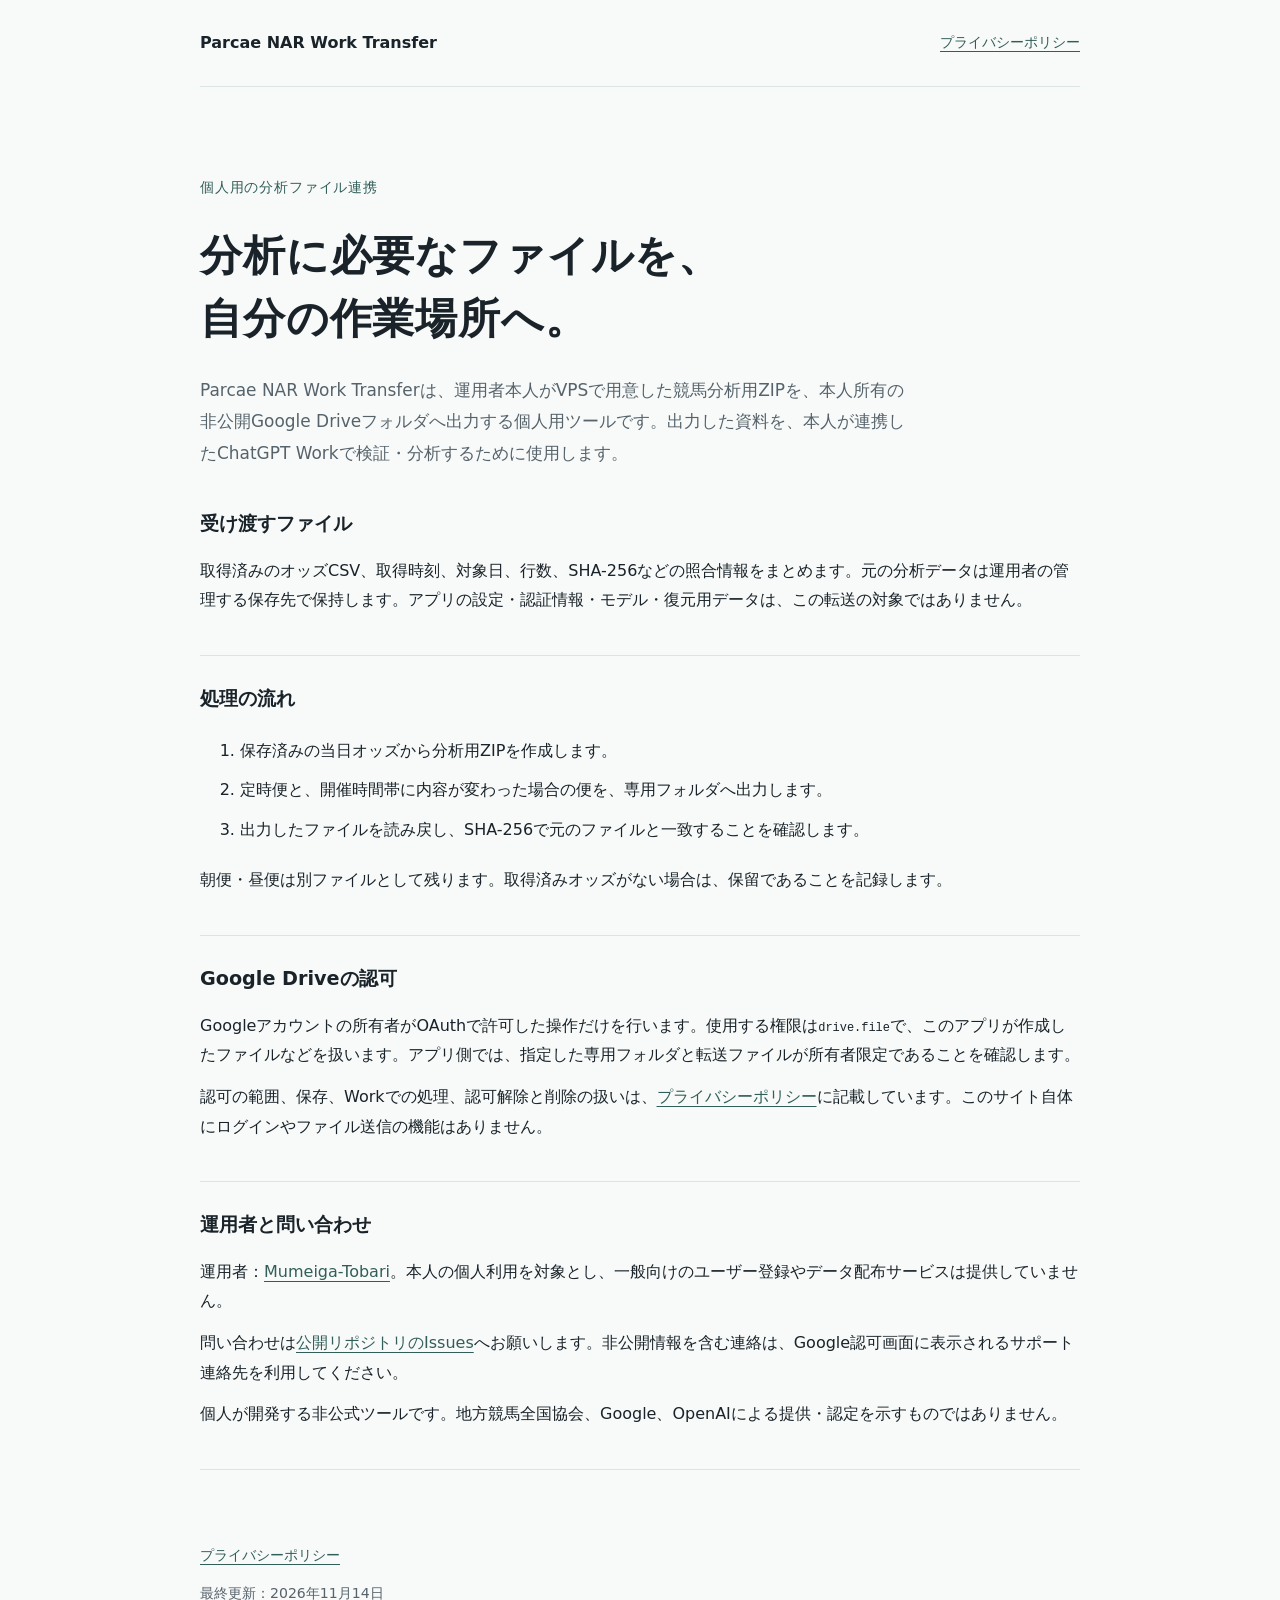
<file: index.html>
<!doctype html>
<html lang="ja">
<head>
  <meta charset="utf-8">
  <meta name="viewport" content="width=device-width,initial-scale=1">
  <meta name="description" content="Parcae NAR Work Transferは、運用者本人の分析用ファイルを非公開のGoogle Driveへ出力する個人用のファイル連携ツールです。">
  <title>Parcae NAR Work Transfer</title>
  <link rel="stylesheet" href="style.css">
</head>
<body>
  <header><a class="brand" href="index.html">Parcae NAR Work Transfer</a><nav aria-label="ページ"><a href="privacy.html">プライバシーポリシー</a></nav></header>
  <main>
    <p class="eyebrow">個人用の分析ファイル連携</p>
    <h1>分析に必要なファイルを、<br>自分の作業場所へ。</h1>
    <p class="lead">Parcae NAR Work Transferは、運用者本人がVPSで用意した競馬分析用ZIPを、本人所有の非公開Google Driveフォルダへ出力する個人用ツールです。出力した資料を、本人が連携したChatGPT Workで検証・分析するために使用します。</p>
    <section><h2>受け渡すファイル</h2><p>取得済みのオッズCSV、取得時刻、対象日、行数、SHA-256などの照合情報をまとめます。元の分析データは運用者の管理する保存先で保持します。アプリの設定・認証情報・モデル・復元用データは、この転送の対象ではありません。</p></section>
    <section><h2>処理の流れ</h2><ol><li>保存済みの当日オッズから分析用ZIPを作成します。</li><li>定時便と、開催時間帯に内容が変わった場合の便を、専用フォルダへ出力します。</li><li>出力したファイルを読み戻し、SHA-256で元のファイルと一致することを確認します。</li></ol><p>朝便・昼便は別ファイルとして残ります。取得済みオッズがない場合は、保留であることを記録します。</p></section>
    <section><h2>Google Driveの認可</h2><p>Googleアカウントの所有者がOAuthで許可した操作だけを行います。使用する権限は<code>drive.file</code>で、このアプリが作成したファイルなどを扱います。アプリ側では、指定した専用フォルダと転送ファイルが所有者限定であることを確認します。</p><p>認可の範囲、保存、Workでの処理、認可解除と削除の扱いは、<a href="privacy.html">プライバシーポリシー</a>に記載しています。このサイト自体にログインやファイル送信の機能はありません。</p></section>
    <section><h2>運用者と問い合わせ</h2><p>運用者：<a href="https://github.com/Mumeiga-Tobari">Mumeiga-Tobari</a>。本人の個人利用を対象とし、一般向けのユーザー登録やデータ配布サービスは提供していません。</p><p>問い合わせは<a href="https://github.com/Mumeiga-Tobari/Mumeiga-Tobari.github.io/issues">公開リポジトリのIssues</a>へお願いします。非公開情報を含む連絡は、Google認可画面に表示されるサポート連絡先を利用してください。</p><p>個人が開発する非公式ツールです。地方競馬全国協会、Google、OpenAIによる提供・認定を示すものではありません。</p></section>
  </main>
  <footer><a href="privacy.html">プライバシーポリシー</a><p>最終更新：2026年11月14日</p></footer>
</body>
</html>
</file>
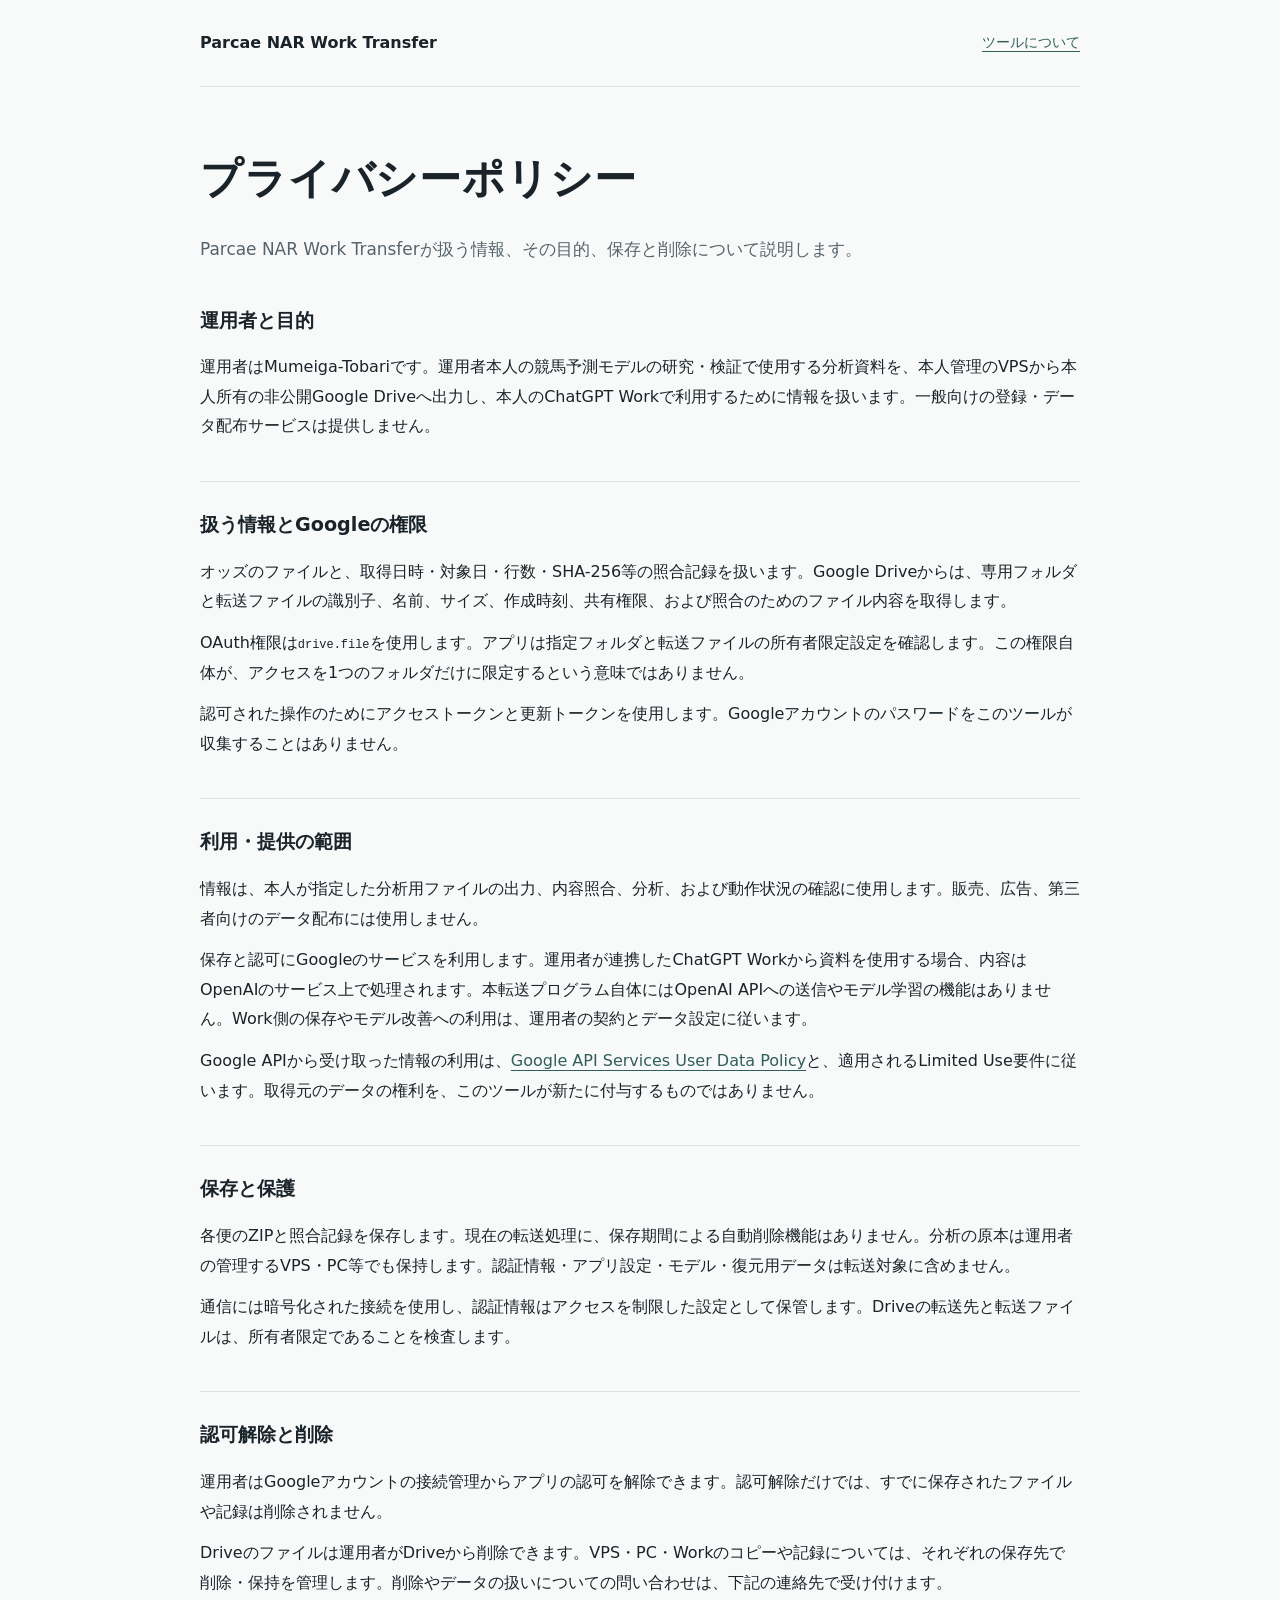
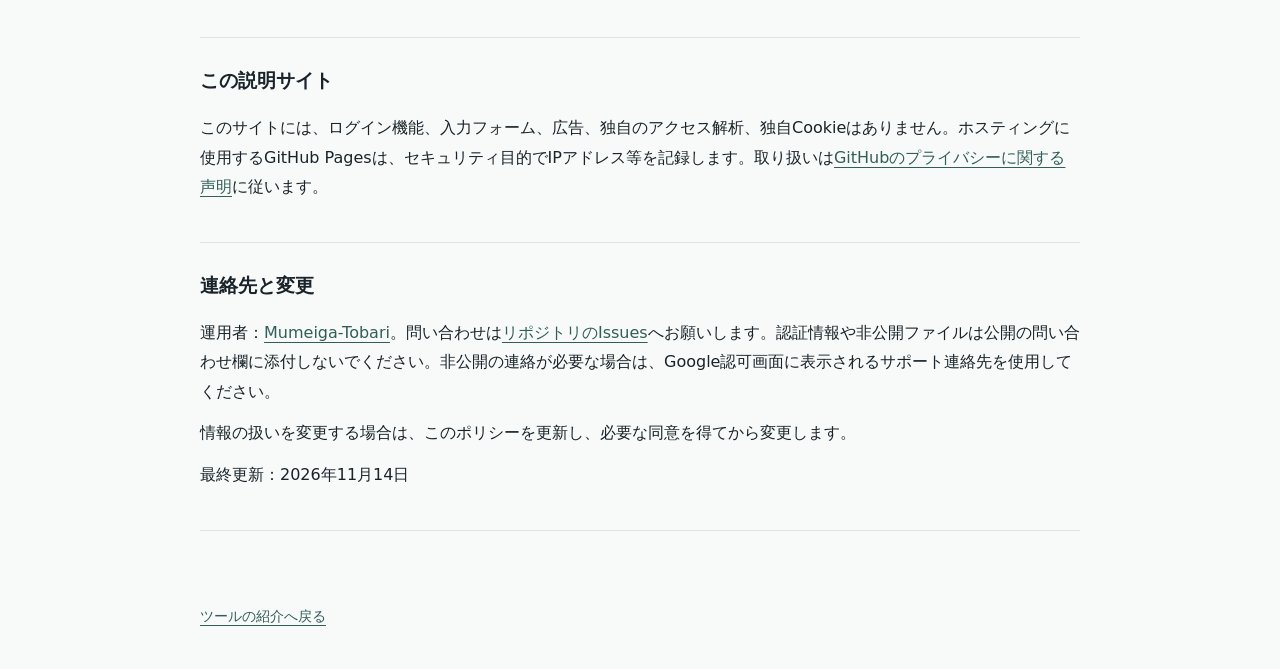
<file: privacy.html>
<!doctype html>
<html lang="ja">
<head>
  <meta charset="utf-8">
  <meta name="viewport" content="width=device-width,initial-scale=1">
  <title>プライバシーポリシー | Parcae NAR Work Transfer</title>
  <link rel="stylesheet" href="style.css">
</head>
<body>
  <header><a class="brand" href="index.html">Parcae NAR Work Transfer</a><nav aria-label="ページ"><a href="index.html">ツールについて</a></nav></header>
  <main>
    <h1>プライバシーポリシー</h1>
    <p class="lead">Parcae NAR Work Transferが扱う情報、その目的、保存と削除について説明します。</p>
    <section><h2>運用者と目的</h2><p>運用者はMumeiga-Tobariです。運用者本人の競馬予測モデルの研究・検証で使用する分析資料を、本人管理のVPSから本人所有の非公開Google Driveへ出力し、本人のChatGPT Workで利用するために情報を扱います。一般向けの登録・データ配布サービスは提供しません。</p></section>
    <section><h2>扱う情報とGoogleの権限</h2><p>オッズのファイルと、取得日時・対象日・行数・SHA-256等の照合記録を扱います。Google Driveからは、専用フォルダと転送ファイルの識別子、名前、サイズ、作成時刻、共有権限、および照合のためのファイル内容を取得します。</p><p>OAuth権限は<code>drive.file</code>を使用します。アプリは指定フォルダと転送ファイルの所有者限定設定を確認します。この権限自体が、アクセスを1つのフォルダだけに限定するという意味ではありません。</p><p>認可された操作のためにアクセストークンと更新トークンを使用します。Googleアカウントのパスワードをこのツールが収集することはありません。</p></section>
    <section><h2>利用・提供の範囲</h2><p>情報は、本人が指定した分析用ファイルの出力、内容照合、分析、および動作状況の確認に使用します。販売、広告、第三者向けのデータ配布には使用しません。</p><p>保存と認可にGoogleのサービスを利用します。運用者が連携したChatGPT Workから資料を使用する場合、内容はOpenAIのサービス上で処理されます。本転送プログラム自体にはOpenAI APIへの送信やモデル学習の機能はありません。Work側の保存やモデル改善への利用は、運用者の契約とデータ設定に従います。</p><p>Google APIから受け取った情報の利用は、<a href="https://developers.google.com/terms/api-services-user-data-policy">Google API Services User Data Policy</a>と、適用されるLimited Use要件に従います。取得元のデータの権利を、このツールが新たに付与するものではありません。</p></section>
    <section><h2>保存と保護</h2><p>各便のZIPと照合記録を保存します。現在の転送処理に、保存期間による自動削除機能はありません。分析の原本は運用者の管理するVPS・PC等でも保持します。認証情報・アプリ設定・モデル・復元用データは転送対象に含めません。</p><p>通信には暗号化された接続を使用し、認証情報はアクセスを制限した設定として保管します。Driveの転送先と転送ファイルは、所有者限定であることを検査します。</p></section>
    <section><h2>認可解除と削除</h2><p>運用者はGoogleアカウントの接続管理からアプリの認可を解除できます。認可解除だけでは、すでに保存されたファイルや記録は削除されません。</p><p>Driveのファイルは運用者がDriveから削除できます。VPS・PC・Workのコピーや記録については、それぞれの保存先で削除・保持を管理します。削除やデータの扱いについての問い合わせは、下記の連絡先で受け付けます。</p></section>
    <section><h2>この説明サイト</h2><p>このサイトには、ログイン機能、入力フォーム、広告、独自のアクセス解析、独自Cookieはありません。ホスティングに使用するGitHub Pagesは、セキュリティ目的でIPアドレス等を記録します。取り扱いは<a href="https://docs.github.com/en/site-policy/privacy-policies/github-general-privacy-statement">GitHubのプライバシーに関する声明</a>に従います。</p></section>
    <section><h2>連絡先と変更</h2><p>運用者：<a href="https://github.com/Mumeiga-Tobari">Mumeiga-Tobari</a>。問い合わせは<a href="https://github.com/Mumeiga-Tobari/Mumeiga-Tobari.github.io/issues">リポジトリのIssues</a>へお願いします。認証情報や非公開ファイルは公開の問い合わせ欄に添付しないでください。非公開の連絡が必要な場合は、Google認可画面に表示されるサポート連絡先を使用してください。</p><p>情報の扱いを変更する場合は、このポリシーを更新し、必要な同意を得てから変更します。</p><p>最終更新：2026年11月14日</p></section>
  </main>
  <footer><a href="index.html">ツールの紹介へ戻る</a></footer>
</body>
</html>
</file>
<file: style.css>
:root{color-scheme:light;--ink:#192329;--muted:#56636b;--line:#dce3e3;--accent:#315e58}
*{box-sizing:border-box}body{margin:0;background:#f8faf9;color:var(--ink);font-family:system-ui,-apple-system,"Segoe UI","Noto Sans JP",sans-serif;line-height:1.85}header,main,footer{width:min(880px,calc(100% - 40px));margin-inline:auto}header{display:flex;align-items:center;justify-content:space-between;gap:20px;padding:28px 0;border-bottom:1px solid var(--line)}a{color:var(--accent);text-underline-offset:4px}.brand{font-weight:700;text-decoration:none;color:var(--ink)}nav{font-size:.9rem}main{padding:36px 0 48px}.notice{padding:14px 18px;border-left:4px solid #95713d;background:#f2eadc;font-size:.9rem}.eyebrow{margin-top:52px;color:var(--accent);font-size:.85rem;letter-spacing:.06em}h1{font-size:clamp(1.8rem,4.5vw,2.65rem);line-height:1.5;letter-spacing:.02em;margin:24px 0}h2{font-size:1.2rem;line-height:1.6;margin:0 0 16px}.lead{font-size:1.06rem;color:var(--muted);max-width:720px}section{padding:28px 0;border-bottom:1px solid var(--line)}p{margin:12px 0}li{padding:5px 0}code{font-size:.92em;overflow-wrap:anywhere}footer{padding:24px 0 40px;font-size:.88rem;color:var(--muted)}@media(max-width:560px){header{align-items:flex-start;flex-direction:column;gap:8px}.eyebrow{margin-top:32px}ol{padding-left:24px}}
</file>
